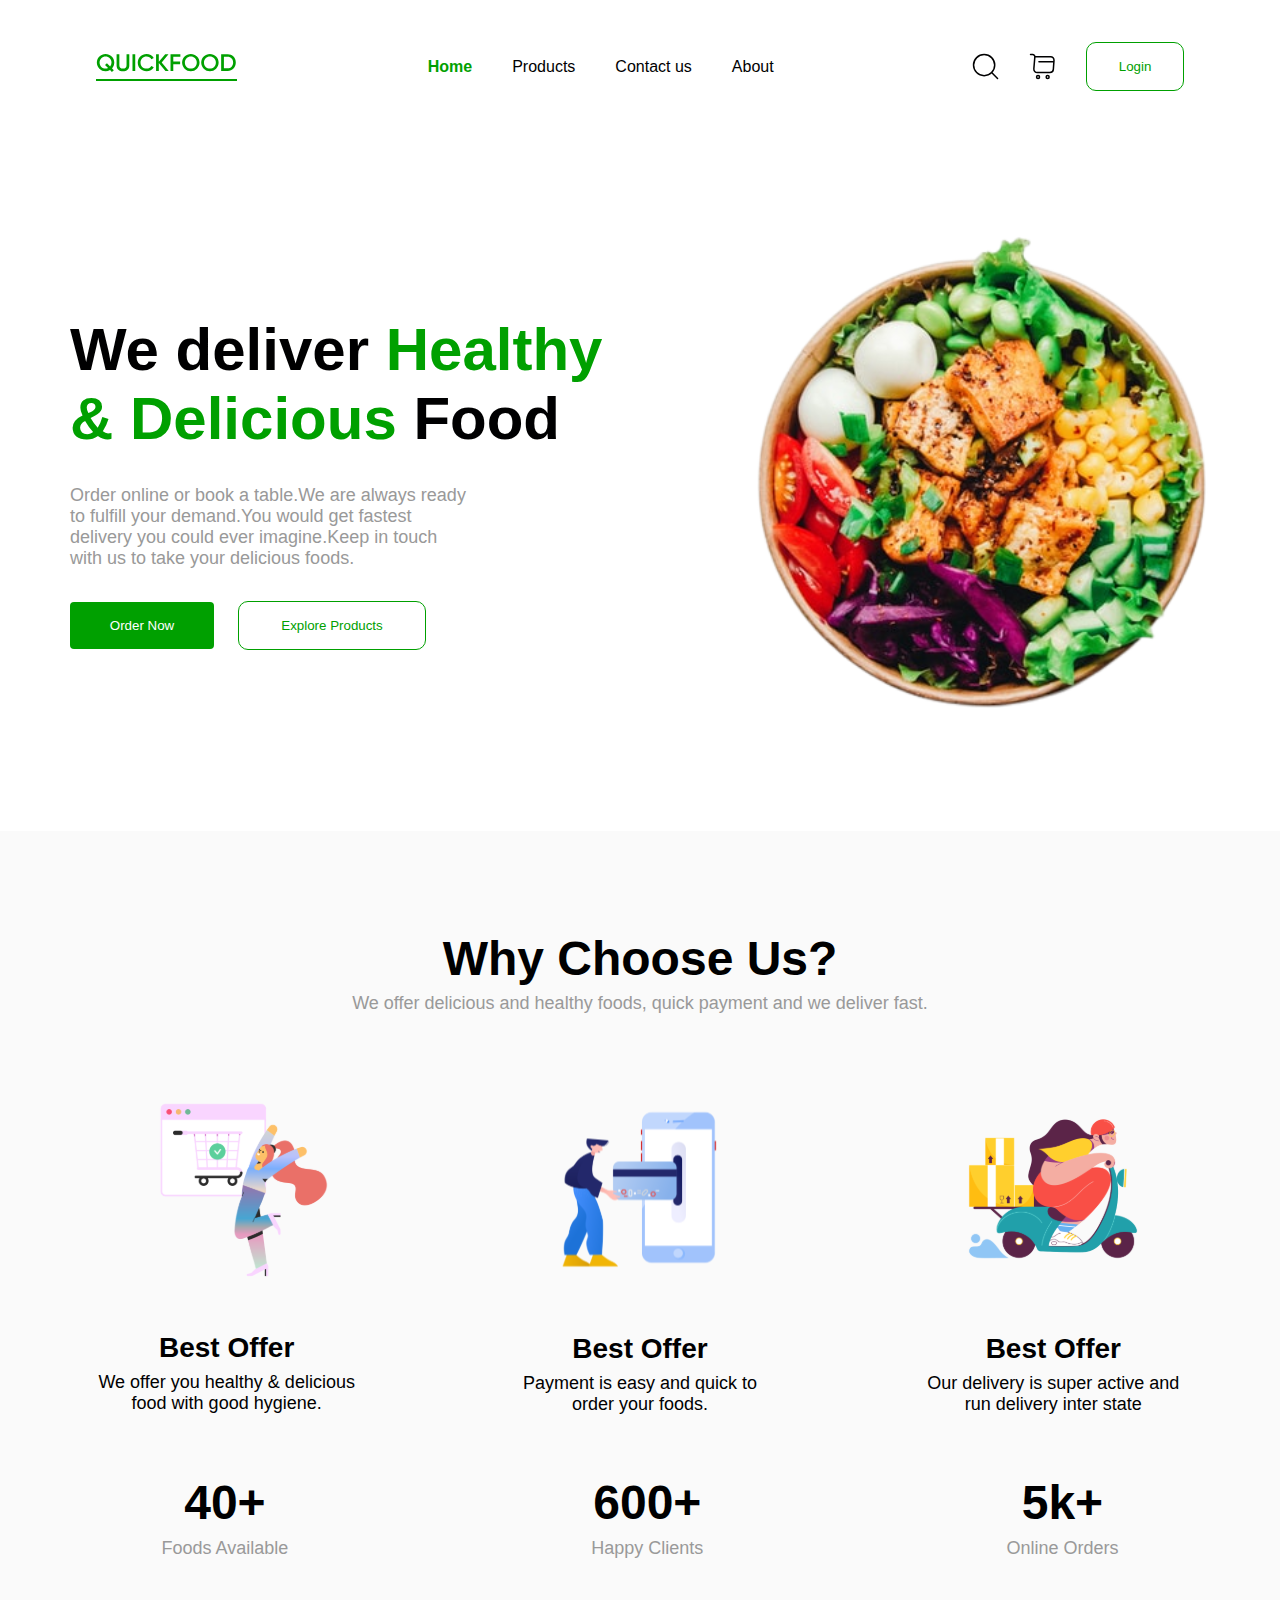
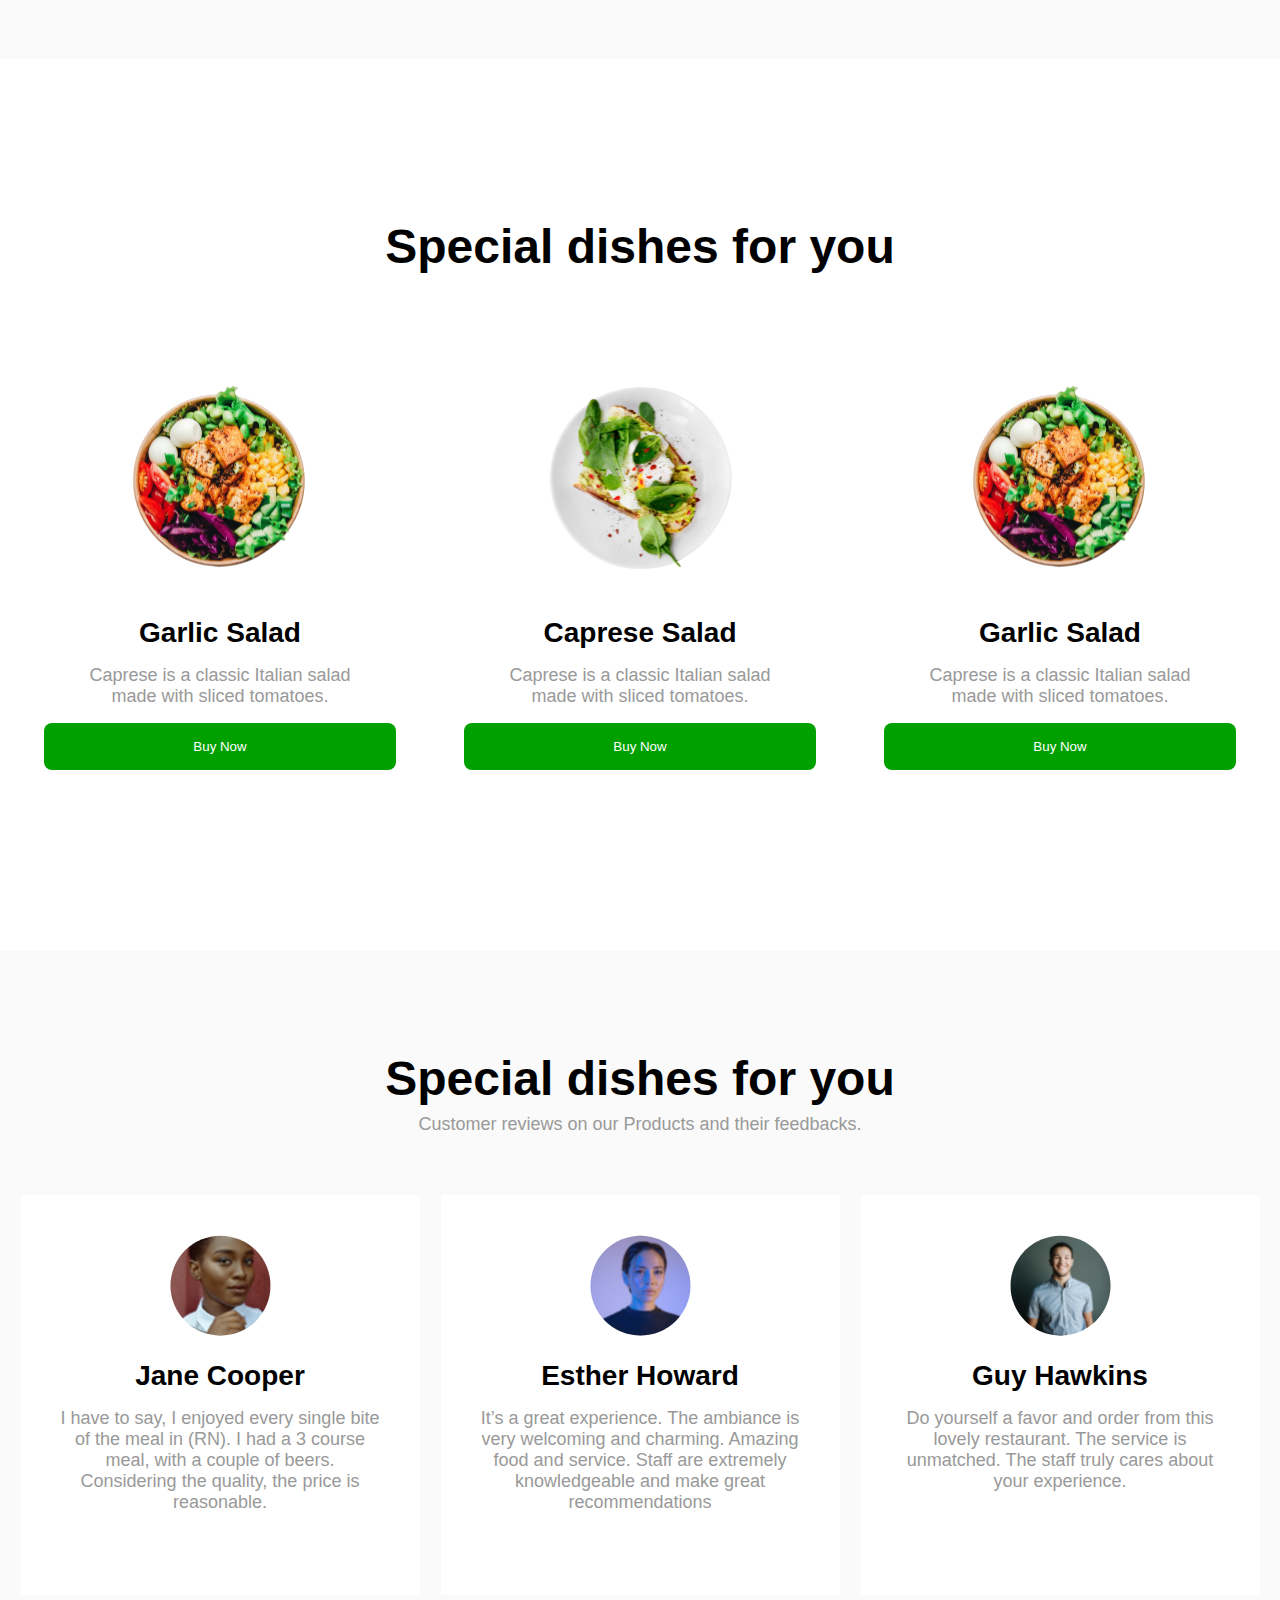
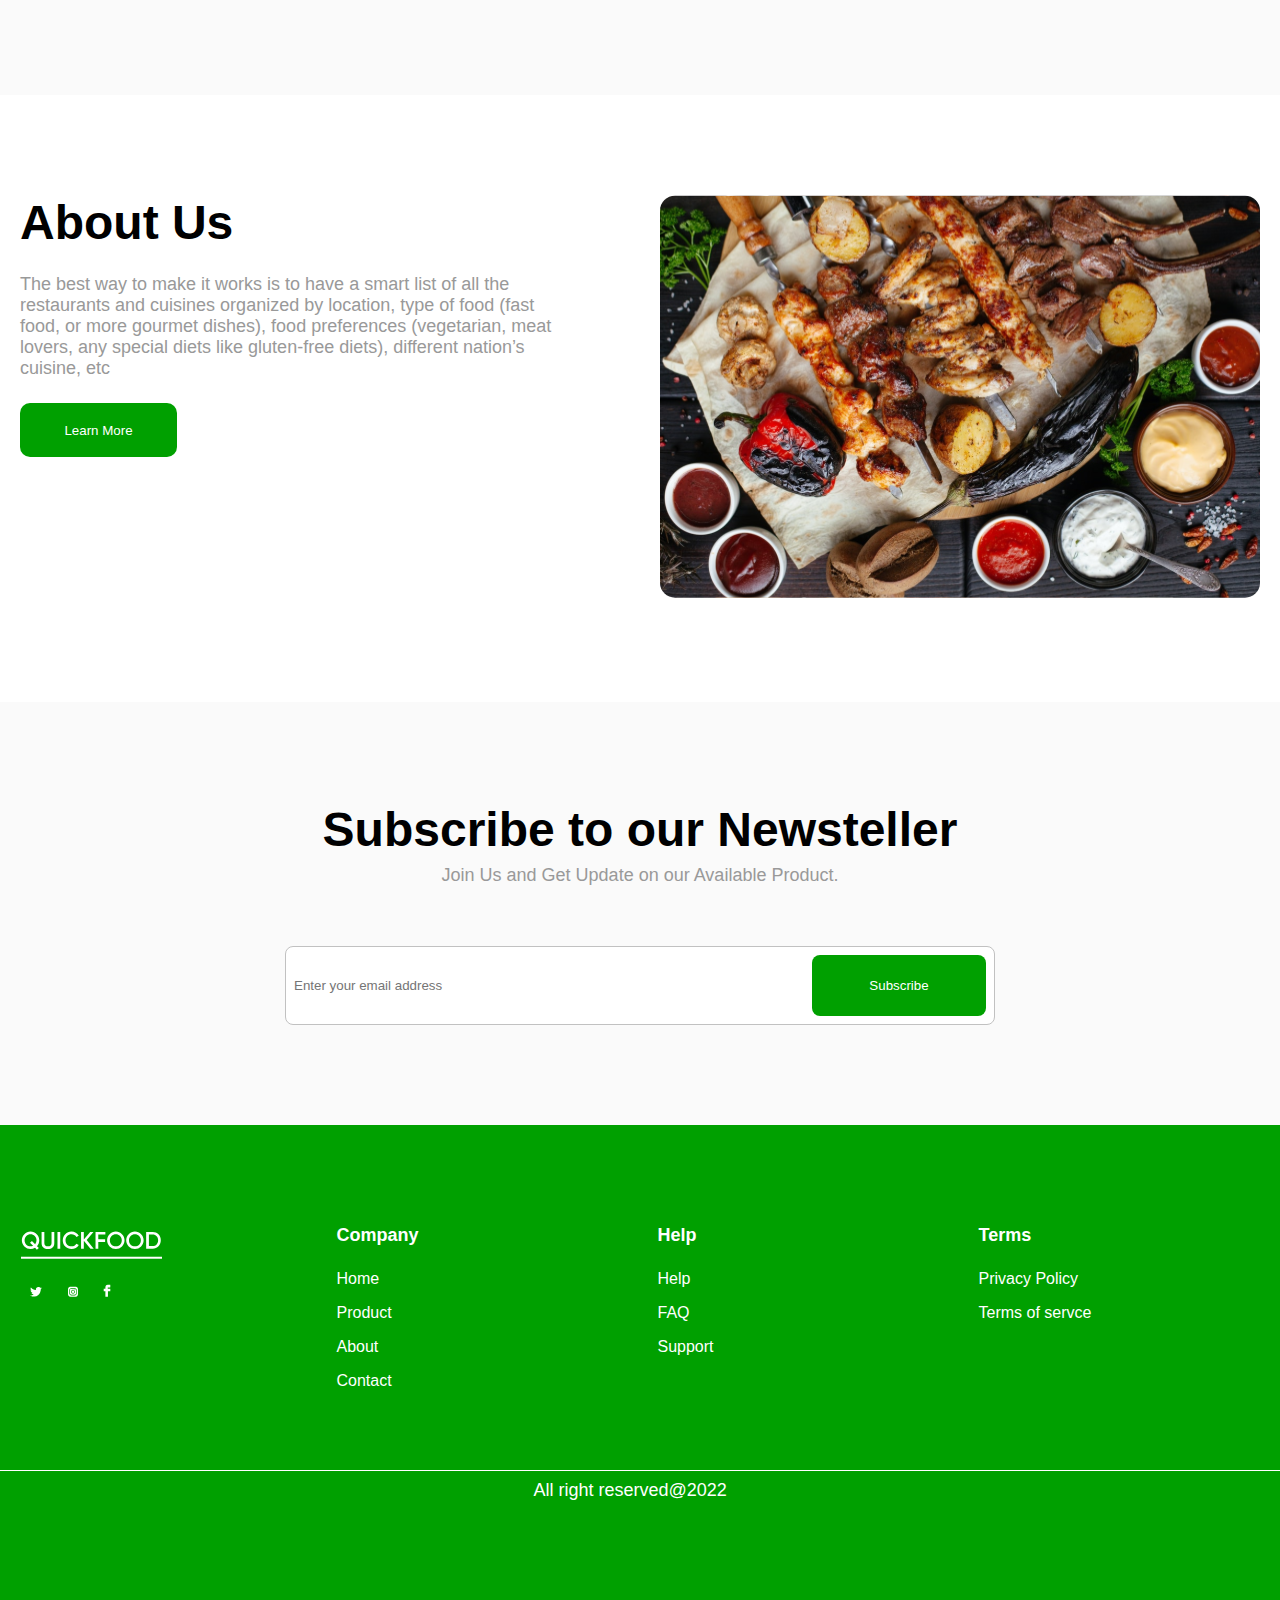
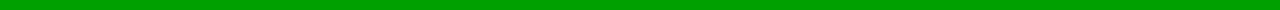
<file: index.html>
<!DOCTYPE html>
<html lang="en">

<head>
    <meta charset="UTF-8">
    <meta name="viewport" content="width=device-width, initial-scale=1.0">
    <meta name="Author" content="Bruno santos">
    <meta name="Description" content="Esse é um site que desenvolvi a partir de um template no Figma, para testar meus conhecimentos em HTML e CSS">
    <meta name="Keywords" content="HTML, CSS, web design">
    <meta property="og:title" content="Quickfood">
     <meta property="og:description" content="Projeto que desenvolvi usando HTML e CSS">
     <link rel="stylesheet" href="./src/styles/style.css">
    <title>Quick food</title>
</head>

<body>
    <header>
        <div class="logo">
            <img src="./src/asset/img/logo-header.svg" alt="Logo Quickfood" title="Logo Nexcent">
        </div>
        <nav class="nav-header">
            <ul>
                <a href="#">
                    <li class="active">Home</li>
                </a>
                <a href="#">
                    <li>Products</li>
                </a>
                <a href="#">
                    <li>Contact us</li>
                </a>
                <a href="#">
                    <li>About</li>
                </a>             
            </ul>
        </nav>
        <div class="btn-header">
            <div class="icons-header">
                <img src="./src/asset/img/search.svg" alt="icone de busca">
                <img src="./src/asset/img/carrinho-compras.svg" alt="icone de carrinho de compras">
            </div>
            <a href="#"><button class="btn-login">Login</button></a>        
        </div>
    </header>
    <main>
        <div class="main-content">
            <h1>We deliver <span>Healthy & Delicious</span> Food</h1>
            <p>Order online or book a table.We are always ready to fulfill your demand.You would get fastest delivery you could ever imagine.Keep in touch with us to take your delicious foods.</p>
           <div class="btn-main">
            <a href="#"><button class="btn-primary">Order Now</button></a>
            <a href="#"><button class="btn-secondary">Explore Products</button></a>
            </div>
        </div>
        <div>
            <img src="./src/asset/img/cesta-legumes.svg" alt="imagem de uma cesta de legumes">
        </div>
    </main>
    
    <section class="Why-Choose">
            <div class="Why-Choose-content">
                <h2>Why Choose Us?</h2>
                <p>We offer delicious and healthy foods, quick payment and we deliver fast.</p>
            </div>
            <article class="Choose-cards">
                <div class="cards">
                    <div> 
                        <img src="./src/asset/img/Online shopping order.svg" alt="imagem de uma loja online" loading="lazy">
                        <h3>Best Offer</h3>
                    </div>
                    <p>We offer you healthy & delicious food with good hygiene.</p>
                </div>
                <div class="cards">
                    <div> 
                        <img src="./src/asset/img/Payment processed.svg" alt="imagem de um meio de pagamento" loading="lazy">
                        <h3>Best Offer</h3>
                    </div>
                    <p>Payment is easy and quick to order your foods.</p>
                </div>
                <div class="cards">
                    <div> 
                        <img src="./src/asset/img/Delivery.svg" alt="imagem de uma moto delivery" loading="lazy">
                        <h3>Best Offer</h3>
                    </div>
                    <p>Our delivery is super active and run delivery inter state</p>
                </div>
            </article>
            <div class="Choose-information">
                <div>
                    <h4>40+</h4>
                    <p>Foods Available</p>
                </div>
                <div>
                    <h4>600+</h4>
                    <p>Happy Clients</p>
                </div>
                <div>
                    <h4>5k+</h4>
                    <p>Online Orders</p>
                </div>  
            </div>
    </section>

    <article class="Special-dishes">
        <div class="Special-content">
            <h2>Special dishes for you</h2>
            <div class="Special-content-cards">
                <article class="Special-cards">
                    <img src="./src/asset/img/garlic-salad.svg" alt="imagem de uma cesta de salada">
                    <h3>Garlic Salad</h3>
                    <p>Caprese is a classic Italian salad made with sliced tomatoes.</p>
                    <button class="btn-card">Buy Now</button>
                </article>
                <article class="Special-cards">
                    <img src="./src/asset/img/capresi.svg" alt="imagem de uma salada caprese no prato">
                    <h3>Caprese Salad</h3>
                    <p>Caprese is a classic Italian salad made with sliced tomatoes.</p>
                    <button class="btn-card">Buy Now</button>
                </article>
                <article class="Special-cards">
                    <img src="./src/asset/img/garlic-salad.svg" alt="imagem de uma cesta de salada">
                    <h3>Garlic Salad</h3>
                    <p>Caprese is a classic Italian salad made with sliced tomatoes.</p>
                    <button class="btn-card">Buy Now</button>
                </article>
            </div>
        </div>
    </article>
    <section class="our-clients">
        <div class="clients-content">
            <h2>Special dishes for you</h2>
            <p>Customer reviews on our Products and their feedbacks.</p>
        </div>
            <div class="clients-content-cards">
                <div class="clients-cards">
                    <img src="./src/asset/img/jane.svg" alt="foto da jane" loading="lazy">
                    <div class="text-card">
                        <h3>Jane Cooper</h3>
                        <p> I have to say, I enjoyed every single bite of the meal in (RN). I had a 3 course meal, with a couple of beers. Considering the quality, the price is reasonable.</p>
                    </div>
                </div>
                <div class="clients-cards">
                    <img src="./src/asset/img/esther.svg" alt="foto da esther" loading="lazy">
                    <div class="text-card">
                        <h3>Esther Howard</h3>
                        <p>  It’s a great experience. The ambiance is very welcoming and charming. Amazing food and service. Staff are extremely knowledgeable and make great recommendations</p>
                    </div>
                </div>
                <div class="clients-cards">
                    <img src="./src/asset/img/guy.svg" alt="foto do guy" loading="lazy">
                    <div class="text-card">
                        <h3>Guy Hawkins</h3>
                        <p> Do yourself a favor and order from this lovely restaurant. The service is unmatched. The staff truly cares about your experience.</p>
                    </div>
                </div>             
            </div>   
    </section>
    <section class="About-Us">
        <div class="About-content">
            <h2>About Us</h2>
            <p>The best way to make it works is to have a smart list of all the restaurants and cuisines organized by location, type of food (fast food, or more gourmet dishes), food preferences (vegetarian, meat lovers, any special diets like gluten-free diets), different nation’s cuisine, etc</p>
            <button class="btn-about">Learn More</button>
        </div>
        <div class="About-img">
            <img src="./src/asset/img/abaut.svg" alt="imagem de um banquete de churrasco" loading="lazy">
        </div>

    </section>
    <section class="Subscribe">
        <div class="Subscribe-content">
            <div class="content">
                <h2>Subscribe to our Newsteller</h2>
                <p>Join Us and Get Update on our Available Product.</p>
            </div>
            <form>
                    <input type="email" placeholder="Enter your email address" required>
                    <button class="btn-input" type="submit">Subscribe</button>
            </form>
        </div>
    </section>
    <footer>
        <div class="footer-content">
            <div class="content-information">
                <img src="./src/asset/img/logo-footer.svg" alt="logo quickfood" loading="lazy">
                <div class="socials">
                    <a href="#"><img src="./src/asset/img/twiter.svg" alt="imagem twiter" loading="lazy"></a>
                    <a href="#"><img src="./src/asset/img/insta.svg" alt="imagem do instagran" loading="lazy"></a>
                    <a href="#"><img src="./src/asset/img/facebook.svg" alt="imagem do facebook" loading="lazy"></a>                   
                </div>
            </div>
            <nav class="navigation-footer">
                <div class="navigation-footer-content">
                    <h2>Company</h2>
                    <ul class="navigation">
                        <li><a href="#">Home</a></li>
                        <li><a href="#">Product</a></li>
                        <li><a href="#">About</a></li>
                        <li><a href="#">Contact</a></li>
                    </ul>
                </div>
                <div class="navigation-footer-content">
                    <h2>Help</h2>
                    <ul class="navigation">
                        <li><a href="#">Help</a></li>
                        <li><a href="#">FAQ</a></li>
                        <li><a href="#">Support</a></li>                        
                    </ul>
                </div>
                <div class="navigation-footer-content">
                    <h2>Terms</h2>
                    <ul class="navigation">
                        <li><a href="#">Privacy Policy</a></li>
                        <li><a href="#">Terms of servce</a></li>                        
                    </ul>
                </div>
            </nav>
        </div>
        <div class="copyright">
            <p>All right reserved@2022</p>
        </div>
    </footer>



</body>

</html>
</file>
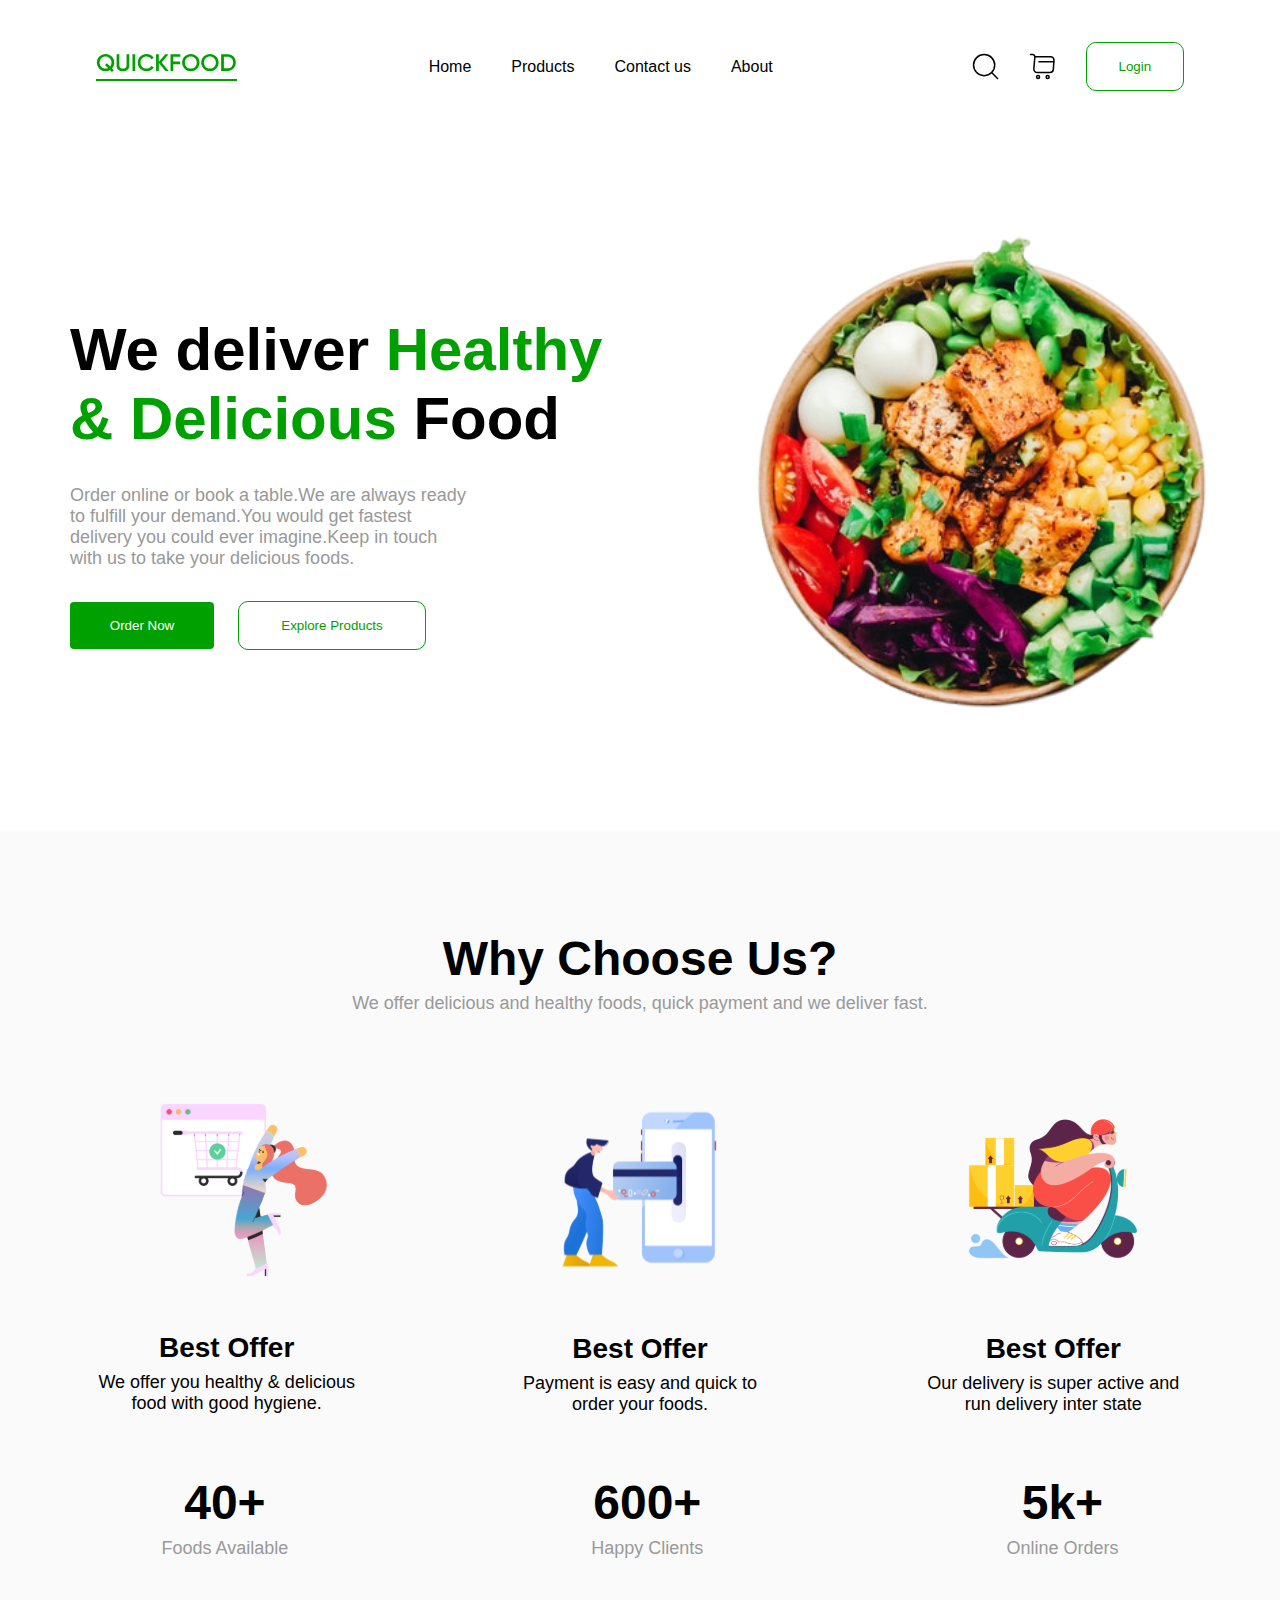
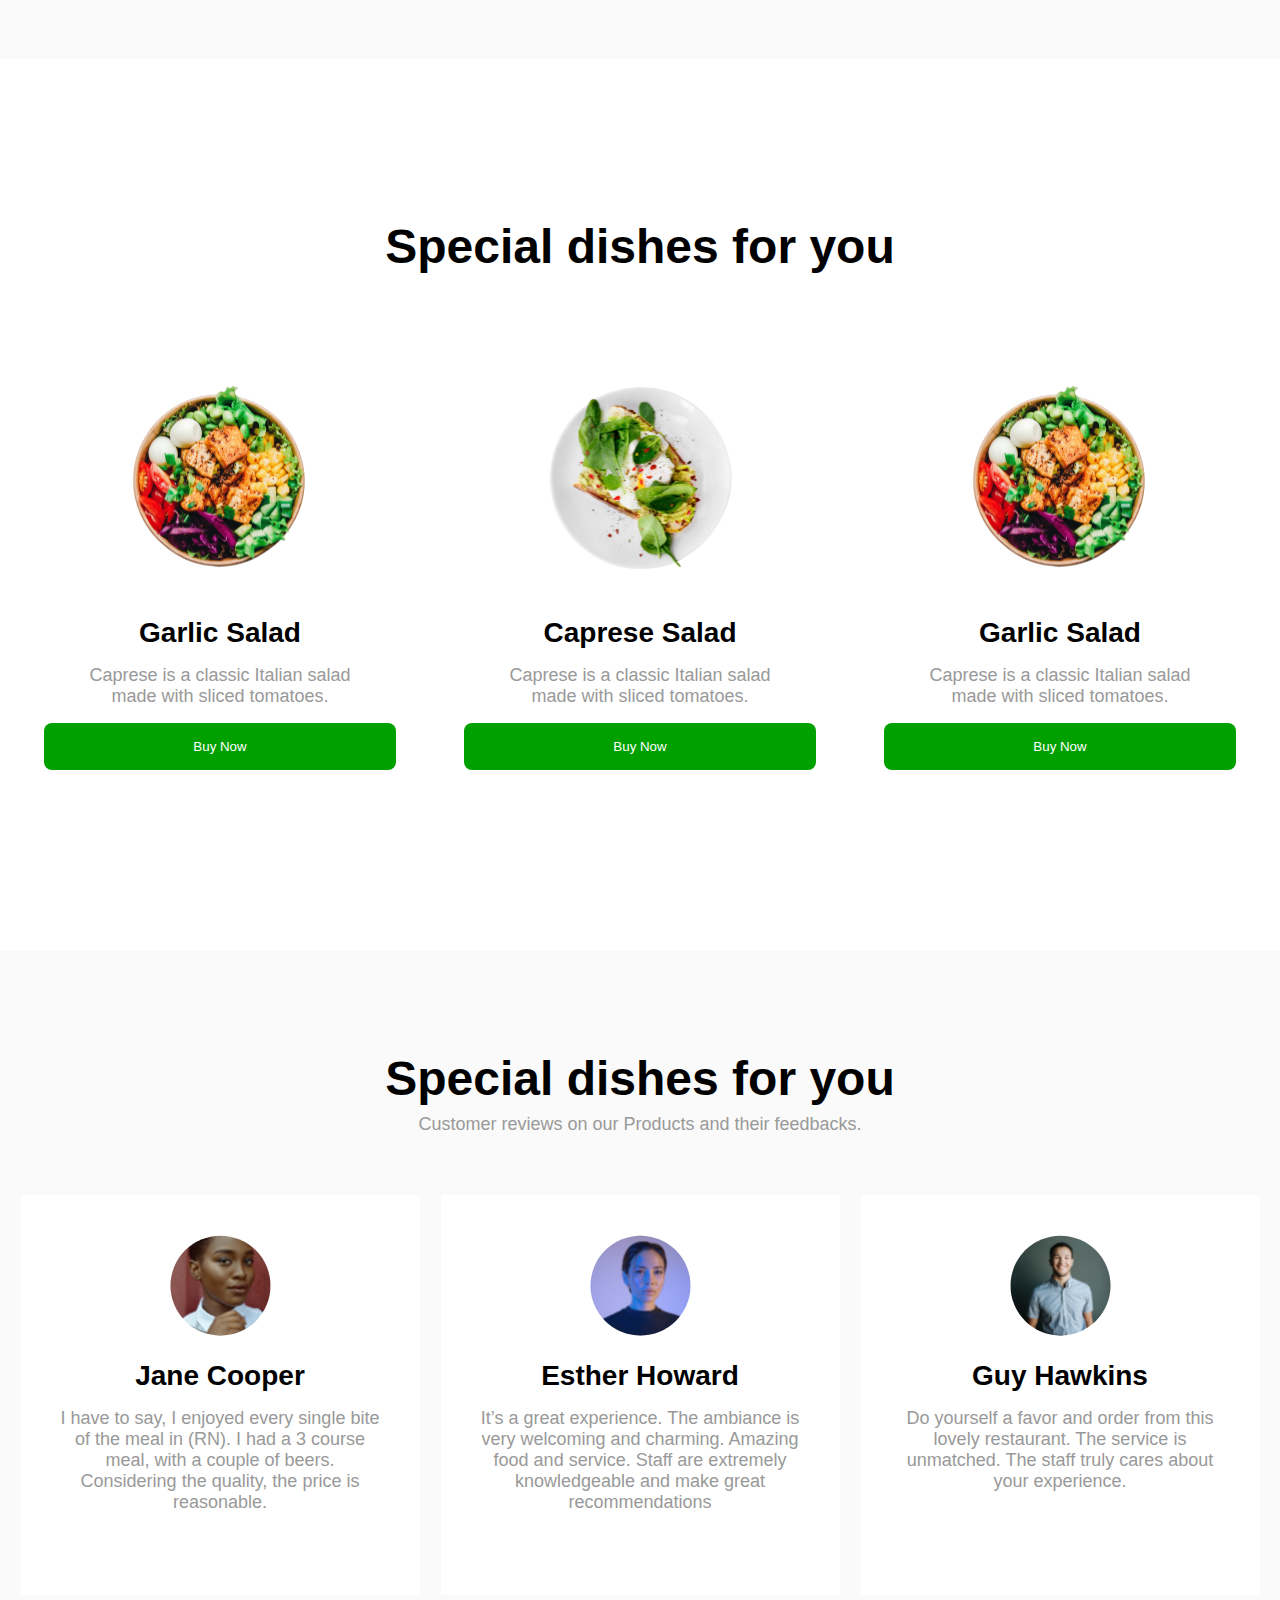
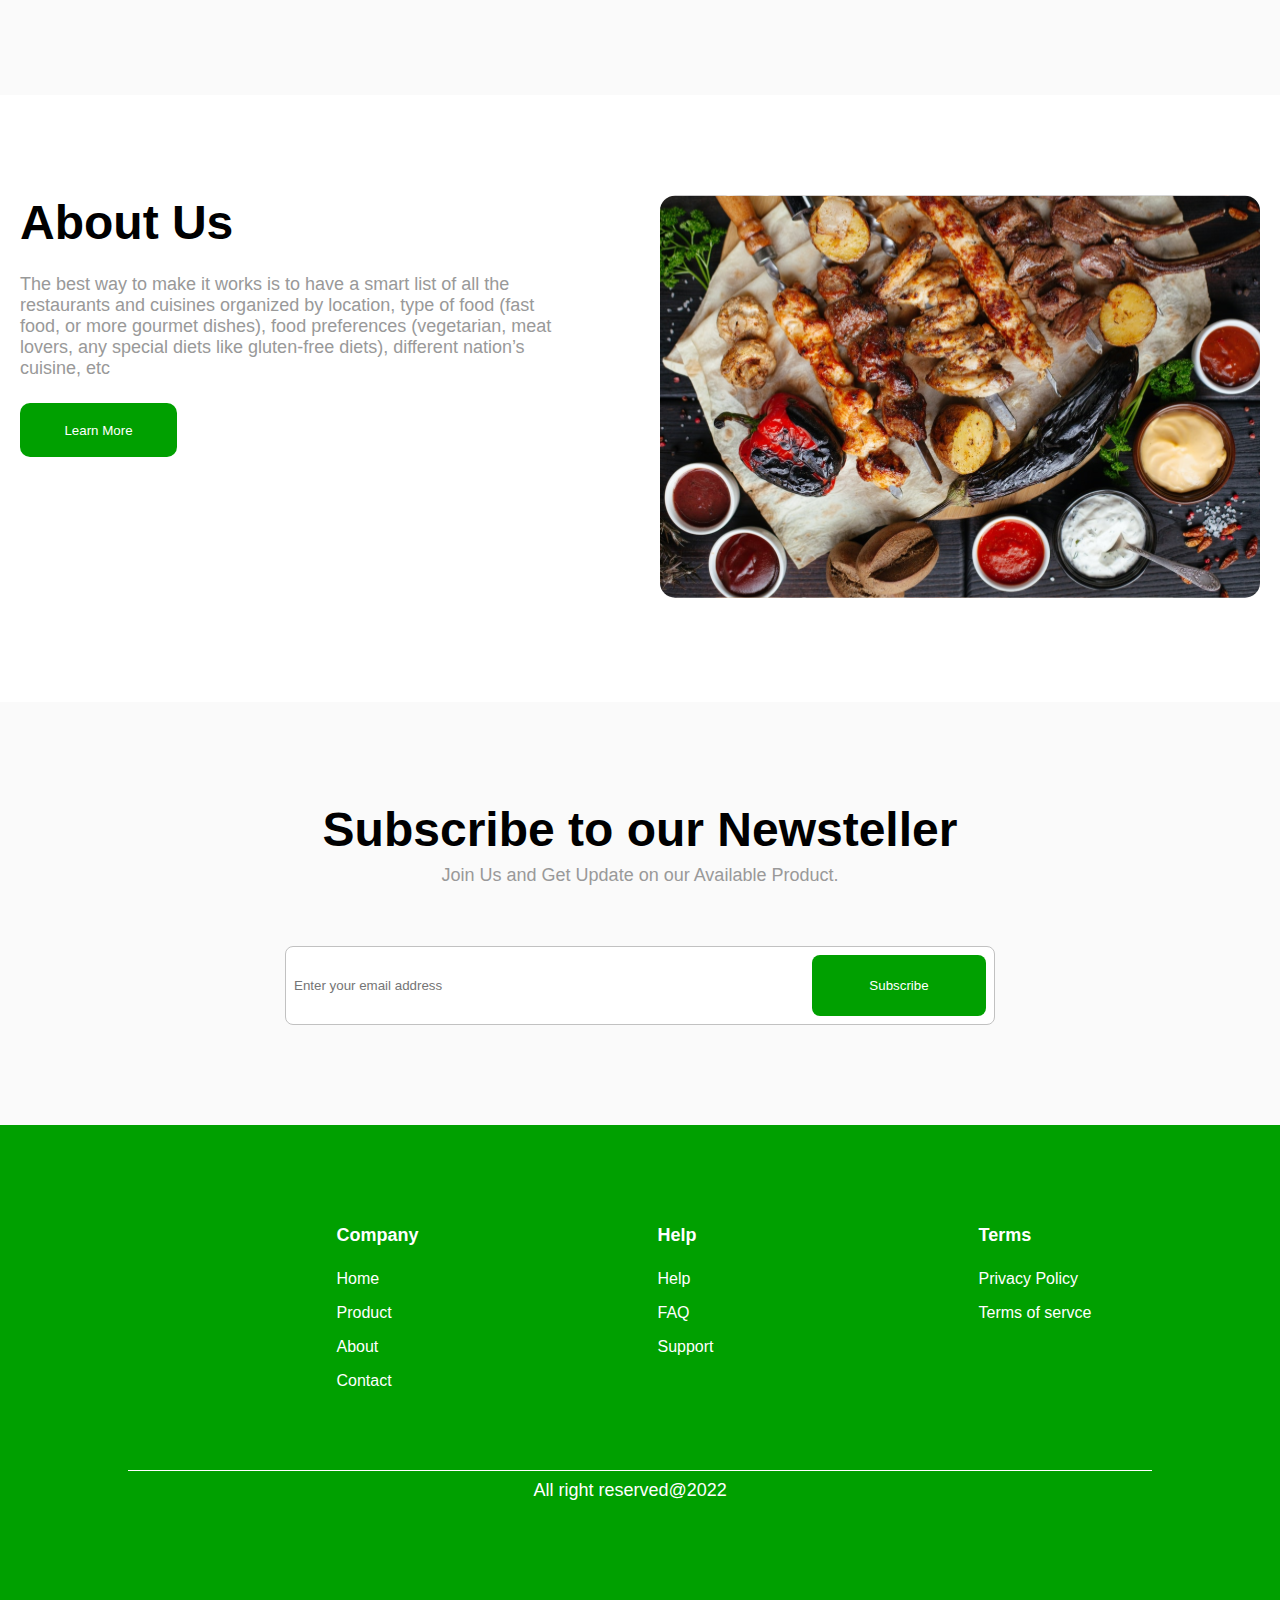
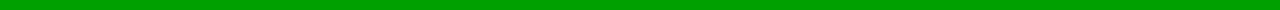
<file: QuickFood-Landpage/index.html>
<!DOCTYPE html>
<html lang="en">

<head>
    <meta charset="UTF-8">
    <meta name="viewport" content="width=device-width, initial-scale=1.0">
    <meta name="Author" content="Bruno santos">
    <meta name="Description" content="Esse é um site que desenvolvi a partir de um template no Figma, para testar meus conhecimentos em HTML e CSS">
    <meta name="Keywords" content="HTML, CSS, web design">
    <meta property="og:title" content="Quickfood">
     <meta property="og:description" content="Projeto que desenvolvi usando HTML e CSS">
     <link rel="stylesheet" href="./src/styles/style.css">
    <title>Quick food</title>
</head>

<body>
    <header>
        <div class="logo">
            <img src="./src/asset/img/logo-header.svg" alt="Logo Quickfood" title="Logo Nexcent">
        </div>
        <nav class="nav-header">
            <ul>
                <a href="#">
                    <li>Home</li>
                </a>
                <a href="#">
                    <li>Products</li>
                </a>
                <a href="#">
                    <li>Contact us</li>
                </a>
                <a href="#">
                    <li>About</li>
                </a>             
            </ul>
        </nav>
        <div class="btn-header">
            <div class="icons-header">
                <img src="./src/asset/img/search.svg" alt="icone de busca">
                <img src="./src/asset/img/carrinho-compras.svg" alt="icone de carrinho de compras">
            </div>
            <a href="#"><button class="btn-login">Login</button></a>        
        </div>
    </header>
    <main>
        <div class="main-content">
            <h1>We deliver <span>Healthy & Delicious</span> Food</h1>
            <p>Order online or book a table.We are always ready to fulfill your demand.You would get fastest delivery you could ever imagine.Keep in touch with us to take your delicious foods.</p>
           <div class="btn-main">
            <a href="#"><button class="btn-primary">Order Now</button></a>
            <a href="#"><button class="btn-secondary">Explore Products</button></a>
            </div>
        </div>
        <div>
            <img src="./src/asset/img/cesta-legumes.svg" alt="imagem de uma cesta de legumes">
        </div>
    </main>
    
    <section class="Why-Choose">
            <div class="Why-Choose-content">
                <h2>Why Choose Us?</h2>
                <p>We offer delicious and healthy foods, quick payment and we deliver fast.</p>
            </div>
            <article class="Choose-cards">
                <div class="cards">
                    <div> 
                        <img src="./src/asset/img/Online shopping order.svg" alt="imagem de uma loja online" loading="lazy">
                        <h3>Best Offer</h3>
                    </div>
                    <p>We offer you healthy & delicious food with good hygiene.</p>
                </div>
                <div class="cards">
                    <div> 
                        <img src="./src/asset/img/Payment processed.svg" alt="imagem de um meio de pagamento" loading="lazy">
                        <h3>Best Offer</h3>
                    </div>
                    <p>Payment is easy and quick to order your foods.</p>
                </div>
                <div class="cards">
                    <div> 
                        <img src="./src/asset/img/Delivery.svg" alt="imagem de uma moto delivery" loading="lazy">
                        <h3>Best Offer</h3>
                    </div>
                    <p>Our delivery is super active and run delivery inter state</p>
                </div>
            </article>
            <div class="Choose-information">
                <div>
                    <h4>40+</h4>
                    <p>Foods Available</p>
                </div>
                <div>
                    <h4>600+</h4>
                    <p>Happy Clients</p>
                </div>
                <div>
                    <h4>5k+</h4>
                    <p>Online Orders</p>
                </div>  
            </div>
    </section>

    <article class="Special-dishes">
        <div class="Special-content">
            <h2>Special dishes for you</h2>
            <div class="Special-content-cards">
                <article class="Special-cards">
                    <img src="./src/asset/img/garlic-salad.svg" alt="imagem de uma cesta de salada">
                    <h3>Garlic Salad</h3>
                    <p>Caprese is a classic Italian salad made with sliced tomatoes.</p>
                    <button class="btn-card">Buy Now</button>
                </article>
                <article class="Special-cards">
                    <img src="./src/asset/img/capresi.svg" alt="imagem de uma salada caprese no prato">
                    <h3>Caprese Salad</h3>
                    <p>Caprese is a classic Italian salad made with sliced tomatoes.</p>
                    <button class="btn-card">Buy Now</button>
                </article>
                <article class="Special-cards">
                    <img src="./src/asset/img/garlic-salad.svg" alt="imagem de uma cesta de salada">
                    <h3>Garlic Salad</h3>
                    <p>Caprese is a classic Italian salad made with sliced tomatoes.</p>
                    <button class="btn-card">Buy Now</button>
                </article>
            </div>
        </div>
    </article>
    <section class="our-clients">
        <div class="clients-content">
            <h2>Special dishes for you</h2>
            <p>Customer reviews on our Products and their feedbacks.</p>
        </div>
            <div class="clients-content-cards">
                <div class="clients-cards">
                    <img src="./src/asset/img/jane.svg" alt="foto da jane" loading="lazy">
                    <div class="text-card">
                        <h3>Jane Cooper</h3>
                        <p> I have to say, I enjoyed every single bite of the meal in (RN). I had a 3 course meal, with a couple of beers. Considering the quality, the price is reasonable.</p>
                    </div>
                </div>
                <div class="clients-cards">
                    <img src="./src/asset/img/esther.svg" alt="foto da esther" loading="lazy">
                    <div class="text-card">
                        <h3>Esther Howard</h3>
                        <p>  It’s a great experience. The ambiance is very welcoming and charming. Amazing food and service. Staff are extremely knowledgeable and make great recommendations</p>
                    </div>
                </div>
                <div class="clients-cards">
                    <img src="./src/asset/img/guy.svg" alt="foto do guy" loading="lazy">
                    <div class="text-card">
                        <h3>Guy Hawkins</h3>
                        <p> Do yourself a favor and order from this lovely restaurant. The service is unmatched. The staff truly cares about your experience.</p>
                    </div>
                </div>             
            </div>   
    </section>
    <section class="About-Us">
        <div class="About-content">
            <h2>About Us</h2>
            <p>The best way to make it works is to have a smart list of all the restaurants and cuisines organized by location, type of food (fast food, or more gourmet dishes), food preferences (vegetarian, meat lovers, any special diets like gluten-free diets), different nation’s cuisine, etc</p>
            <button class="btn-about">Learn More</button>
        </div>
        <div class="About-img">
            <img src="./src/asset/img/abaut.svg" alt="imagem de um banquete de churrasco" loading="lazy">
        </div>

    </section>
    <section class="Subscribe">
        <div class="Subscribe-content">
            <div class="content">
                <h2>Subscribe to our Newsteller</h2>
                <p>Join Us and Get Update on our Available Product.</p>
            </div>
            <form>
                    <input type="email" placeholder="Enter your email address" required>
                    <button class="btn-input" type="submit">Subscribe</button>
            </form>
        </div>
    </section>
    <footer>
        <div class="footer-content">
            <div class="content-information">
                <img src="./src/asset/img/logo-footer.svg" alt="logo quickfood" loading="lazy">
                <div class="socials">
                    <a href="#"><img src="./src/asset/img/twiter.svg" alt="imagem twiter" loading="lazy"></a>
                    <a href="#"><img src="./src/asset/img/insta.svg" alt="imagem do instagran" loading="lazy"></a>
                    <a href="#"><img src="./src/asset/img/facebook.svg" alt="imagem do facebook" loading="lazy"></a>                   
                </div>
            </div>
            <nav class="navigation-footer">
                <div class="navigation-footer-content">
                    <h2>Company</h2>
                    <ul class="navigation">
                        <li><a href="#">Home</a></li>
                        <li><a href="#">Product</a></li>
                        <li><a href="#">About</a></li>
                        <li><a href="#">Contact</a></li>
                    </ul>
                </div>
                <div class="navigation-footer-content">
                    <h2>Help</h2>
                    <ul class="navigation">
                        <li><a href="#">Help</a></li>
                        <li><a href="#">FAQ</a></li>
                        <li><a href="#">Support</a></li>                        
                    </ul>
                </div>
                <div class="navigation-footer-content">
                    <h2>Terms</h2>
                    <ul class="navigation">
                        <li><a href="#">Privacy Policy</a></li>
                        <li><a href="#">Terms of servce</a></li>                        
                    </ul>
                </div>
            </nav>
        </div>
        <div class="copyright">
            <p>All right reserved@2022</p>
        </div>
    </footer>



</body>

</html>
</file>
<file: src/styles/style.css>
@import url(./globo.css);





/* inicio header */

header{
    display: flex;
    justify-content: space-around;
    align-items: center;
    padding: 42px 0px;
}

.nav-header{
    display: flex;
      
}

.nav-header ul{
    display: flex;
    list-style: none;
    gap: 40px;
}
.nav-header ul a {
  text-decoration: none;
  color: var(--color-black);
}

.active {
  font-weight: bold;
  color: var(--color-primary);
}

.btn-header{
    display: flex;
    justify-content: center;
    align-items: center;
    gap: 24px;

}

.icons-header{
    display: flex;
    gap: 16px;

}

.btn-login {
  color: var(--color-primary);
  background-color: transparent;
  padding: 16px 32px;
  cursor: pointer;
  border-radius: 10px;
  border: 1px solid var(--color-primary);
}


/* fim header */

/* inicio main */

main{
    display: flex;
    align-items: center;
    justify-content: center;
    padding: 100px 0px;
    gap: 124px;
}

.main-content{
    display: flex;
    flex-direction: column;
    justify-content: center;
    gap: 32px;
    width: 563px;   
    padding: 51.5px 0px;
    
}

.main-content h1{
    font-size: var(--font-hi-size);
    font-weight: var(--font-hi-weight);
    width: 550px;
}

.main-content h1 span{
    color: var(--color-primary);
}

.main-content p{
    font-size: var(--font-body1-size);
    width: 400px;
       
}
.btn-main{
    display: flex;
    align-items: center;
    gap: 24px;

}

.btn-secondary{
color: var(--color-primary);
  background-color: transparent;
  padding: 16px 32px;
  cursor: pointer;
  border-radius: 10px;
  border: 1px solid var(--color-primary);
  width: 188px;

}

/* fim main */

/* inicio sessao Why Choose */

.Why-Choose{
    display: flex;
    flex-direction: column;
    align-items: center;
    justify-content: center;
    padding: 100px 0px;
    gap: 60px;
    background-color: var(--color-BG-Overlay);
}



.Why-Choose-content{
    display: flex;
    flex-direction: column;
    align-items: center;
    width: 657px;
    gap: 7px;
}

.Choose-cards{
    display: flex;
    justify-content: space-around;
    align-items: center;
    text-align: center;
    width: 1240px;
}

.Choose-cards p{
    width: 275.3px;
    color: var(--color-black);
}

.cards{
    display: flex;
    flex-direction: column;
    gap: 8px;
}

.cards div{
    display: flex;
    flex-direction: column;
    align-items: center;
    gap: 40px;
}

.Choose-information{
    display: flex;
    justify-content: space-around;
    align-items: center;
    width: 1240px;
    gap: 20px;
    
}

.Choose-information div{
    display: flex;
    flex-direction: column;
    align-items: center;
    gap: 8px;
}

/* fim sessao Why Choose */

/* inicio sessao Special-dishes */
.Special-dishes{
    display: flex;
    flex-direction: column;
    align-items: center;
    padding: 100px 0px;
    margin-top: 60px;
}
.Special-content{
    display: flex;
    flex-direction: column;
    align-items: center;
    width: 1240px;
    gap: 60px;
}
.Special-content-cards{
    display: flex;
    justify-content: center;
    width: 1240px;
    gap: 20px;
}
.Special-cards{
    display: flex;
    flex-direction: column;
    align-items: center;
    justify-content: center;
    padding: 24px 0px;
    gap: 16px;
    width: 400px;
    transition: 0.5s;
}
.Special-cards:hover{
transform: translateY(-10px);
}
.Special-cards p{
    width: 279px;
    text-align: center;
}
.Special-cards .btn-card{
    width: 352px;
    padding: 16px 32px;
    background-color: var(--color-primary);
    color: var(--color-White);
    border-radius: 8px;
}

/* fim sessao Special-dishes */

/* inicio sessao our-clients */
.our-clients{
    display: flex;
    flex-direction: column;
    align-items: center;
    margin-top: 57px;
    padding: 100px 0px;
    gap: 60px;
    background-color: var(--color-BG-Overlay);
}
.clients-content{
    display: flex;
    flex-direction: column;
    align-items: center;
    width: 675px;
    gap: 8px;
}
.clients-content-cards{
    display: flex;
    justify-content: center;
    align-items: center;
    width: 1239px;
    gap: 21px;
}
.clients-cards{
    display: flex;
    flex-direction: column;
    align-items: center;
    padding: 40px 0px;
    gap: 24px;
    width: 399px;
    height: 400px;
    background-color: var(--color-White);
    transition: 0.5s;
}
.clients-cards:hover{
transform: translateY(-10px);
}
.text-card{
    display: flex;
    flex-direction: column;
    align-items: center;
    text-align: center;
    width: 319px;
    gap: 16px; 
}

/* fim our-clients */

/* inicio About-Us */
.About-Us{
    display: flex;
    justify-content: center;
    padding: 100px 0px;
    gap: 82px;
}
.About-content{
    display: flex;
    flex-direction: column;
    align-items: flex-start;
    width: 558px;
    gap: 24px;
}
.About-content p{
    width: 558px;
}
.About-content .btn-about{
    width: 157px;
    height: 54px;
    padding: 16px 32px;
    border-radius: 10px;
    background-color: var(--color-primary);
    color: var(--color-White);
}
/* fim About-Us */
/* inicio Subscribe */
.Subscribe{
    display: flex;
    flex-direction: column;
    align-items: center;
    padding: 100px 326px;
    background-color: var(--color-BG-Overlay);
}
.Subscribe-content{
    display: flex;
    flex-direction: column;
    align-items: center;
    width: 710px;
    gap: 60px;
}
.content{
    display: flex;
    flex-direction: column;
    align-items: center;
    width: 710px;
    gap: 8px;
}
form{
    display: flex;
    justify-content: space-around;
    padding: 8px 0px;
    width: 710px;
    gap: 325px;
    background-color: var(--color-White);
    border: 1px solid #C1C1C1;
    border-radius: 8px;
}

form .btn-input{
    display: flex;
    justify-content: center;
    align-items: center;
    width: 174px;
    height: 61px;
    padding: 16px 32px;
    background-color: var(--color-primary);
    color: var(--color-White);
    border-radius: 8px;
    
}

/* fim Subscribe */

/* inicio footer */
footer{
    background-color: var(--color-primary);
    display: flex;
    flex-direction: column;
    align-items: center;
    padding: 100px 0px ; 
    gap: 80px; 
    
}
.footer-content{
    display: flex;
    flex-direction: row;
    align-items: flex-start;
    justify-content: center;
    gap: 24px;
    
}

.content-information{
    display: flex;
    flex-direction: column;
    align-items: flex-start;
    justify-content: center;
    width: 292px;
    gap: 24px;
}
.socials{
    display: flex;
    justify-content: space-evenly;
    align-items: center;
    width: 100px;
    gap: 16px;
}
.navigation-footer{
    display: flex;
    gap: 40px;       
}
.navigation-footer-content{
    display: flex;
    flex-direction: column;
    align-items: flex-start;
    width: 281px;
    gap: 24px;

}

.navigation-footer h2{
    color: var(--color-White);
    font-size: var(--font-body1-size);
}
.navigation-footer ul{
    display: flex;
    flex-direction: column;
    gap: 16px;
}
.navigation-footer ul a{
    text-decoration: none;
    color: var(--color-White);
    cursor: pointer;
}
.copyright{
    display: flex;
    flex-direction: column;
    justify-content: center;
    align-items: center;
    border-top: 1px solid var(--color-White);
    width: 100%;
    height: 40px;
    gap: 16px;    
}
.copyright p{
    color: var(--color-White);
    font-size: 18px;
    width: 213px;
}


/* fim footer */
</file>
<file: QuickFood-Landpage/src/styles/style.css>
@import url(./globo.css);





/* inicio header */

header{
    display: flex;
    justify-content: space-around;
    align-items: center;
    padding: 42px 0px;
}

.nav-header{
    display: flex;
      
}

.nav-header ul{
    display: flex;
    list-style: none;
    gap: 40px;
}
.nav-header ul li{
    font-size: var(--font-light-size);
    font-weight: var(--font-light-weight)   ;
}
.nav-header ul li:hover{
    color: var(--color-primary);
}
.nav-header ul a {
  text-decoration: none;
  color: var(--color-black);
  font-weight: var(--font-hi-size);
}

.btn-header{
    display: flex;
    justify-content: center;
    align-items: center;
    gap: 24px;

}

.icons-header{
    display: flex;
    gap: 16px;
    cursor: pointer;

}

.icons-header img:hover{
    border-radius: 50%;
    text-align: center;
    transform: translateY(-10%);
}

.btn-login {
  color: var(--color-primary);
  background-color: transparent;
  padding: 16px 32px;
  cursor: pointer;
  border-radius: 10px;
  border: 1px solid var(--color-primary);
}


/* fim header */

/* inicio main */

main{
    display: flex;
    align-items: center;
    justify-content: center;
    padding: 100px 0px;
    gap: 124px;
}

.main-content{
    display: flex;
    flex-direction: column;
    justify-content: center;
    gap: 32px;
    width: 563px;   
    padding: 51.5px 0px;
    
}

.main-content h1{
    font-size: var(--font-hi-size);
    font-weight: var(--font-hi-weight);
    width: 550px;
}

.main-content h1 span{
    color: var(--color-primary);
}

.main-content p{
    font-size: var(--font-body1-size);
    width: 400px;
       
}
.btn-main{
    display: flex;
    align-items: center;
    gap: 24px;
    cursor: pointer;
}

.btn-secondary{
color: var(--color-primary);
  background-color: transparent;
  padding: 16px 32px;
  cursor: pointer;
  border-radius: 10px;
  border: 1px solid var(--color-primary);
  width: 188px;

}

/* fim main */

/* inicio sessao Why Choose */

.Why-Choose{
    display: flex;
    flex-direction: column;
    align-items: center;
    justify-content: center;
    padding: 100px 0px;
    gap: 60px;
    background-color: var(--color-BG-Overlay);
}



.Why-Choose-content{
    display: flex;
    flex-direction: column;
    align-items: center;
    width: 657px;
    gap: 7px;
}

.Choose-cards{
    display: flex;
    justify-content: space-around;
    align-items: center;
    text-align: center;
    width: 1240px;
}

.Choose-cards p{
    width: 275.3px;
    color: var(--color-black);
}

.cards{
    display: flex;
    flex-direction: column;
    gap: 8px;
}

.cards div{
    display: flex;
    flex-direction: column;
    align-items: center;
    gap: 40px;
}

.Choose-information{
    display: flex;
    justify-content: space-around;
    align-items: center;
    width: 1240px;
    gap: 20px;
    
}

.Choose-information div{
    display: flex;
    flex-direction: column;
    align-items: center;
    gap: 8px;
}

/* fim sessao Why Choose */

/* inicio sessao Special-dishes */
.Special-dishes{
    display: flex;
    flex-direction: column;
    align-items: center;
    padding: 100px 0px;
    margin-top: 60px;
}
.Special-content{
    display: flex;
    flex-direction: column;
    align-items: center;
    width: 1240px;
    gap: 60px;
}
.Special-content-cards{
    display: flex;
    justify-content: center;
    width: 1240px;
    gap: 20px;
}
.Special-cards{
    display: flex;
    flex-direction: column;
    align-items: center;
    justify-content: center;
    padding: 24px 0px;
    gap: 16px;
    width: 400px;
    transition: 0.5s;
}
.Special-cards:hover{
transform: translateY(-10px);
}
.Special-cards p{
    width: 279px;
    text-align: center;
}
.Special-cards .btn-card{
    width: 352px;
    padding: 16px 32px;
    background-color: var(--color-primary);
    color: var(--color-White);
    border-radius: 8px;
    cursor: pointer;
}

/* fim sessao Special-dishes */

/* inicio sessao our-clients */
.our-clients{
    display: flex;
    flex-direction: column;
    align-items: center;
    margin-top: 57px;
    padding: 100px 0px;
    gap: 60px;
    background-color: var(--color-BG-Overlay);
}
.clients-content{
    display: flex;
    flex-direction: column;
    align-items: center;
    width: 675px;
    gap: 8px;
}
.clients-content-cards{
    display: flex;
    justify-content: center;
    align-items: center;
    width: 1239px;
    gap: 21px;
}
.clients-cards{
    display: flex;
    flex-direction: column;
    align-items: center;
    padding: 40px 0px;
    gap: 24px;
    width: 399px;
    height: 400px;
    background-color: var(--color-White);
    transition: 0.5s;
}
.clients-cards:hover{
transform: translateY(-10px);
}
.text-card{
    display: flex;
    flex-direction: column;
    align-items: center;
    text-align: center;
    width: 319px;
    gap: 16px; 
}

/* fim our-clients */

/* inicio About-Us */
.About-Us{
    display: flex;
    justify-content: center;
    padding: 100px 0px;
    gap: 82px;
}
.About-content{
    display: flex;
    flex-direction: column;
    align-items: flex-start;
    width: 558px;
    gap: 24px;
}
.About-content p{
    width: 558px;
}
.About-content .btn-about{
    width: 157px;
    height: 54px;
    padding: 16px 32px;
    border-radius: 10px;
    background-color: var(--color-primary);
    color: var(--color-White);
    cursor: pointer;
}
/* fim About-Us */
/* inicio Subscribe */
.Subscribe{
    display: flex;
    flex-direction: column;
    align-items: center;
    padding: 100px 326px;
    background-color: var(--color-BG-Overlay);
}
.Subscribe-content{
    display: flex;
    flex-direction: column;
    align-items: center;
    width: 710px;
    gap: 60px;
}
.content{
    display: flex;
    flex-direction: column;
    align-items: center;
    width: 710px;
    gap: 8px;
}
form{
    display: flex;
    justify-content: space-around;
    padding: 8px 0px;
    width: 710px;
    gap: 325px;
    background-color: var(--color-White);
    border: 1px solid #C1C1C1;
    border-radius: 8px;
    
}

form input{
    outline: none;
}

form .btn-input{
    display: flex;
    justify-content: center;
    align-items: center;
    width: 174px;
    height: 61px;
    padding: 16px 32px;
    background-color: var(--color-primary);
    color: var(--color-White);
    border-radius: 8px;
    cursor: pointer;
    
}

/* fim Subscribe */

/* inicio footer */
footer{
    background-color: var(--color-primary);
    display: flex;
    flex-direction: column;
    align-items: center;
    padding: 100px 0px ; 
    gap: 80px; 
    
}
.footer-content{
    display: flex;
    flex-direction: row;
    align-items: flex-start;
    justify-content: center;
    gap: 24px;
    
}

.content-information{
    display: flex;
    flex-direction: column;
    align-items: flex-start;
    justify-content: center;
    width: 292px;
    gap: 24px;
}
.socials{
    display: flex;
    justify-content: space-evenly;
    align-items: center;
    width: 100px;
    gap: 16px;

}

.socials img:hover{
    transition: 0.5s;
    transform: translateY(-10px);
    
}
.navigation-footer{
    display: flex;
    gap: 40px;       
}
.navigation-footer-content{
    display: flex;
    flex-direction: column;
    align-items: flex-start;
    width: 281px;
    gap: 24px;

}

.navigation-footer h2{
    color: var(--color-White);
    font-size: var(--font-body1-size);
}
.navigation-footer ul{
    display: flex;
    flex-direction: column;
    gap: 16px;
}
.navigation-footer ul a{
    text-decoration: none;
    color: var(--color-White);
    cursor: pointer;
    
}
.navigation-footer ul li:hover{
    transition: 0.5s;
    transform: translateX(10px)
}

.copyright{
    display: flex;
    flex-direction: column;
    justify-content: center;
    align-items: center;
    border-top: 1px solid var(--color-White);
    width: 80%;
    height: 40px;
    gap: 16px;    
}
.copyright p{
    color: var(--color-White);
    font-size: 18px;
    width: 213px;
}


/* fim footer */
</file>
